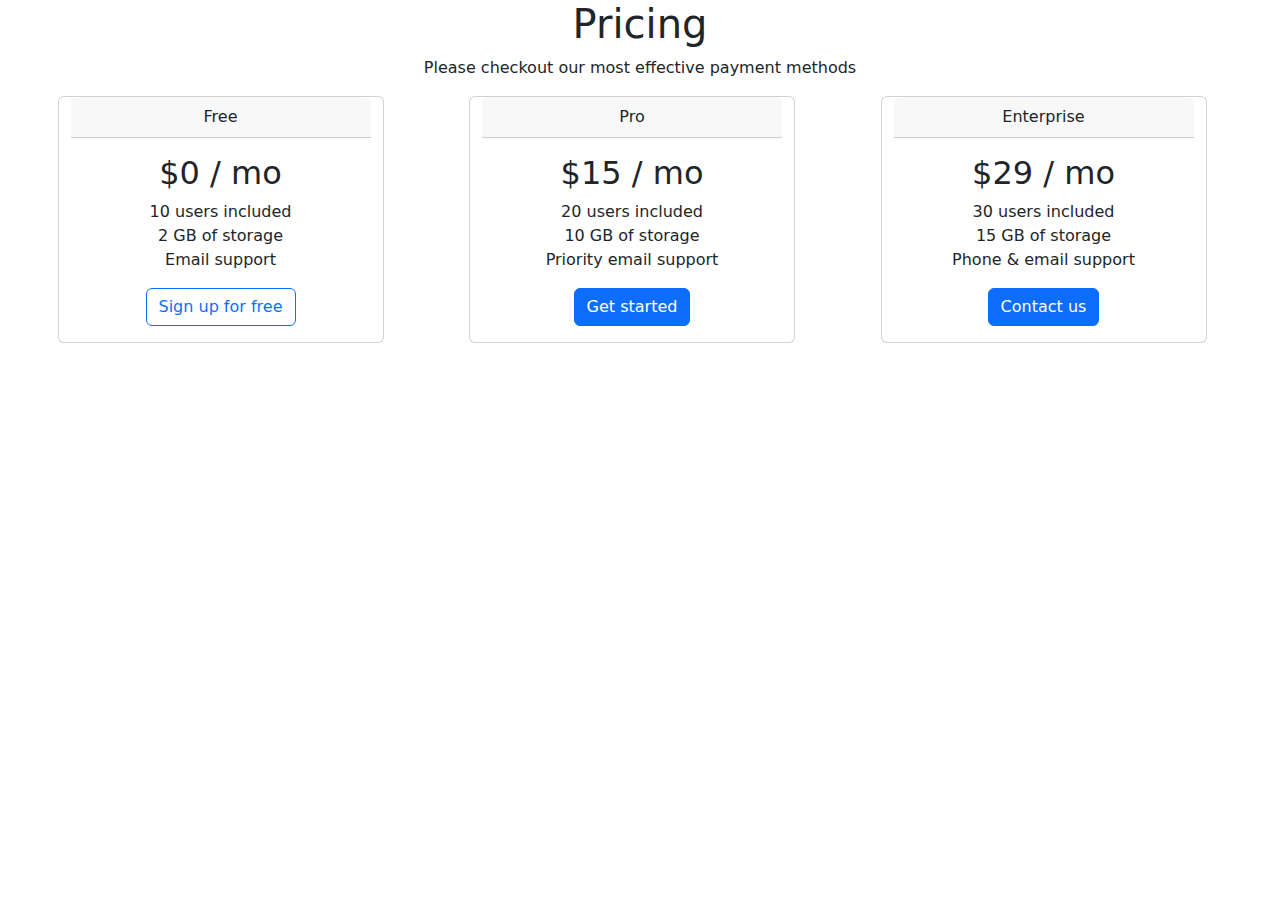
<file: assign.html>
<!DOCTYPE html>
<html lang="en">
<head>
    <meta charset="UTF-8">
    <meta name="viewport" content="width=device-width, initial-scale=1.0">
    <title>Bootstrap Assignment</title>
    <link href="https://cdn.jsdelivr.net/npm/bootstrap@5.3.2/dist/css/bootstrap.min.css" rel="stylesheet">
</head>
<body>
    <div class="container text-center col-md-6">
        <h1>Pricing</h1>
        <p>Please checkout our most effective payment methods</p>
    </div>
    <div class="row text-center justify-content-evenly">
    <div class="card col-sm-5 col-md-3 mb-3 me-3">
        <div class="card-header">
            Free
          </div>
          <div class="card-body">
            <h2 class="card-title">$0 / mo</h2>
            <p>10 users included<br>
               2 GB of storage<br>
               Email support</p>
               <a href="#" class="btn btn-outline-primary">Sign up for free</a>
        </div>
    </div>
    <div class="card col-sm-5 col-md-3 mb-3 me-3">
        <div class="card-header">
            Pro
          </div>
          <div class="card-body">
            <h2 class="card-title">$15 / mo</h2>
            <p>20 users included<br>
               10 GB of storage<br>
                Priority email support</p>
               <a href="#" class="btn btn-primary">Get started</a>
        </div>
    </div>
    <div class="card col-sm-10 col-md-3 mb-3 me-3">
        <div class="card-header">
            Enterprise
          </div>
          <div class="card-body">
            <h2 class="card-title">$29 / mo</h2>
            <p>30 users included<br>
               15 GB of storage<br>
               Phone & email support</p>
               <a href="#" class="btn btn-primary">Contact us</a>
        </div>
    </div>
</div>

    <script src="	https://cdn.jsdelivr.net/npm/bootstrap@5.3.2/dist/js/bootstrap.bundle.min.js"></script>
</body>
</html>
</file>
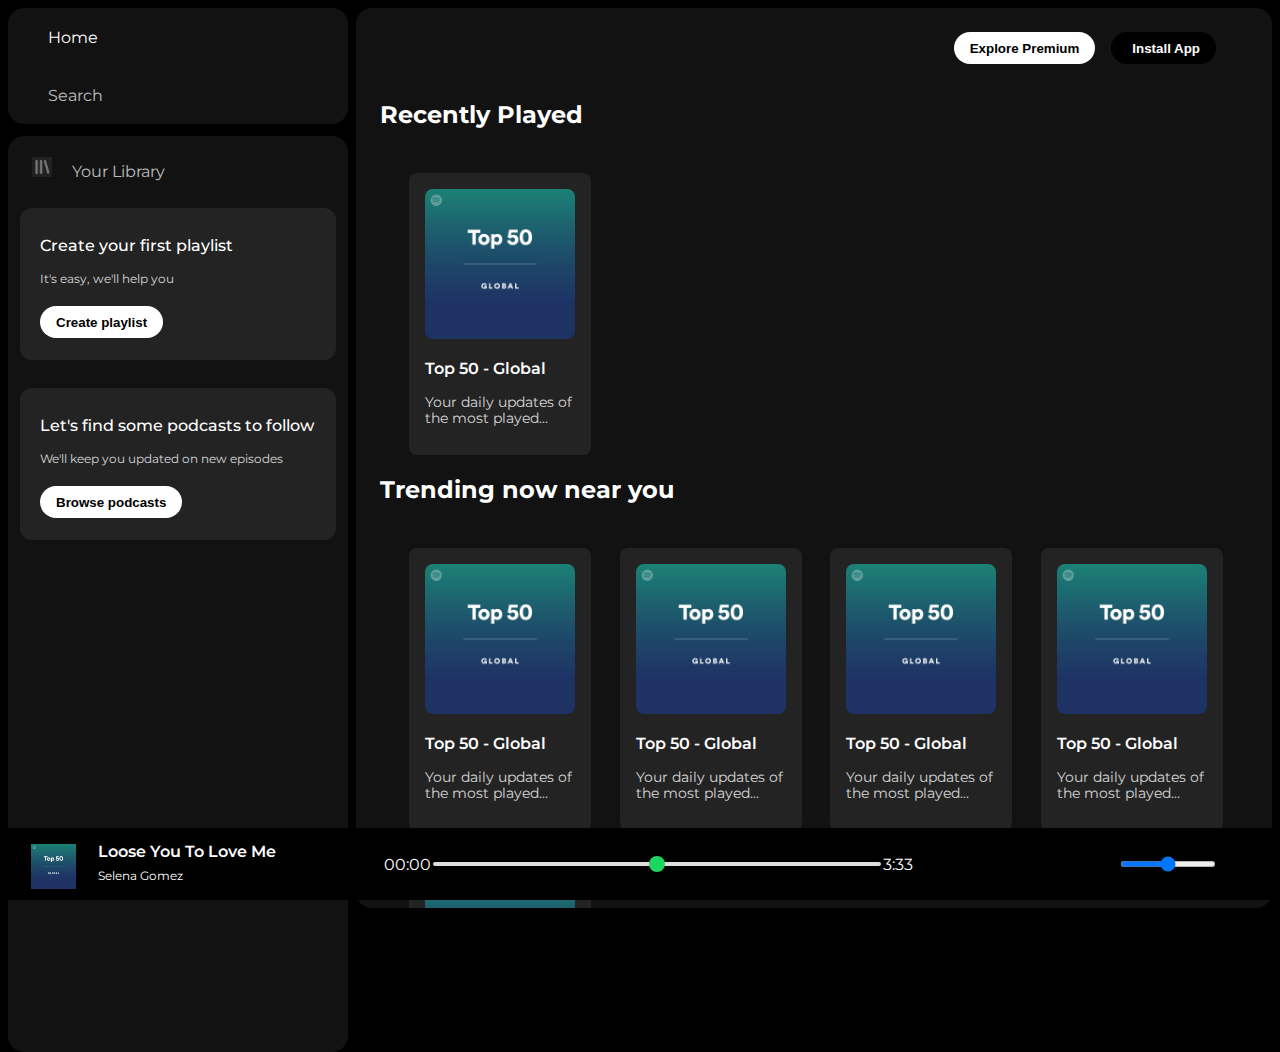
<file: project.html>
<!DOCTYPE html>
<html lang="en">
<head>
    <meta charset="UTF-8">
    <meta name="viewport" content="width=device-width, initial-scale=1.0">
    <title>Spotify - Web Player: Music for everyone</title>
    <link rel="stylesheet" href="https://cdnjs.cloudflare.com/ajax/libs/font-awesome/6.5.1/css/all.min.css" integrity="sha512-DTOQO9RWCH3ppGqcWaEA1BIZOC6xxalwEsw9c2QQeAIftl+Vegovlnee1c9QX4TctnWMn13TZye+giMm8e2LwA==" crossorigin="anonymous" referrerpolicy="no-referrer" />
    <link rel="stylesheet" href="project.css">
    <link rel="icon" href="./assets/logo.png">
    <link rel="preconnect" href="https://fonts.googleapis.com">
    <link rel="preconnect" href="https://fonts.gstatic.com" crossorigin>
    <link href="https://fonts.googleapis.com/css2?family=Montserrat:wght@300;400;500;600;700&family=Poppins&display=swap" rel="stylesheet">
</head>
<body>
    <div class="main">
        <div class="sidebar">
            <div class="nav">
                <div class="nav-option" style="opacity: 1;">
                    <i class="fa-solid fa-house"></i>
                    <a href="#">Home</a>
                </div>
                <div class="nav-option">
                    <i class="fa-solid fa-magnifying-glass"></i>
                    <a href="#">Search</a>
                </div>
            </div>
            <div class="library">
                <div class="options">
                    <div class="lib-options nav-option">
                        <img src="./assets/library.png">
                        <a href="#">Your Library</a>
                    </div>
                    <div class="icons">
                        <i class="fa-solid fa-plus"></i>
                        <i class="fa-solid fa-arrow-right"></i>
                    </div>
                </div>
                <div class="lib-box">
                 <div class="box">
                    <p class="box-p1">Create your first playlist</p>
                    <p class="box-p2">It's easy, we'll help you</p>
                    <button class="badge">Create playlist</button>
                 </div>
                 <div class="box">
                    <p class="box-p1">Let's find some podcasts to follow</p>
                    <p class="box-p2">We'll keep you updated on new episodes</p>
                    <button class="badge">Browse podcasts</button>
                 </div>
                </div>
            </div>
        </div>
        <div class="main-content">
            <div class="sticky-nav">
                <div class="sticky-nav-icons">
                <i class="fa-solid fa-chevron-left"></i>
                <i class="fa-solid fa-chevron-right hide"></i>
            </div>
            <div class="sticky-nav-options">
                <button class="badge nav-item hide">Explore Premium</button>
                <button class="badge nav-item dark-badge"><i class="fa-regular fa-circle-down" style="margin-right: 5px"></i>Install App</button>
                <i class="fa-regular fa-user nav-item"></i>
            </div>
            </div>
            
                <h2>Recently Played</h2>
                <div class="cards-container">
                    <div class="card">
                        <img src="./assets/card1.jpg" class="card-img">
                        <p class="card-title">Top 50 - Global</p>
                        <p class="card-info">Your daily updates of the most played...</p>
                    </div>
                </div>
           
                <h2>Trending now near you</h2>
                <div class="cards-container">
                    <div class="card">
                        <img src="./assets/card1.jpg" class="card-img">
                        <p class="card-title">Top 50 - Global</p>
                        <p class="card-info">Your daily updates of the most played...</p>
                    </div>
                    <div class="card">
                        <img src="./assets/card1.jpg" class="card-img">
                        <p class="card-title">Top 50 - Global</p>
                        <p class="card-info">Your daily updates of the most played...</p>
                    </div>
                    <div class="card">
                        <img src="./assets/card1.jpg" class="card-img">
                        <p class="card-title">Top 50 - Global</p>
                        <p class="card-info">Your daily updates of the most played...</p>
                    </div>
                    <div class="card">
                        <img src="./assets/card1.jpg" class="card-img">
                        <p class="card-title">Top 50 - Global</p>
                        <p class="card-info">Your daily updates of the most played...</p>
                    </div>
                    <div class="card">
                        <img src="./assets/card1.jpg" class="card-img">
                        <p class="card-title">Top 50 - Global</p>
                        <p class="card-info">Your daily updates of the most played...</p>
                    </div>
                </div>

                <h2>Featured Charts</h2>
                <div class="cards-container">
                    <div class="card">
                        <img src="./assets/card1.jpg" class="card-img">
                        <p class="card-title">Top 50 - Global</p>
                        <p class="card-info">Your daily updates of the most played...</p>
                    </div>
                    <div class="card">
                        <img src="./assets/card1.jpg" class="card-img">
                        <p class="card-title">Top 50 - Global</p>
                        <p class="card-info">Your daily updates of the most played...</p>
                    </div>
                    <div class="card">
                        <img src="./assets/card1.jpg" class="card-img">
                        <p class="card-title">Top 50 - Global</p>
                        <p class="card-info">Your daily updates of the most played...</p>
                    </div>
                </div>
                <div class="footer">
                    <div class="line"></div>
                </div>
        </div>
        <div class="music-player">
            <div class="album">
                <div class="album-photo">
                 <img src="./assets/card1.jpg">
                <a style="position:absolute;top:0.5rem; font-weight: 600;">Loose You To Love Me<a>
                <a style="position:absolute;bottom:0.5rem;font-size: 0.75rem;">Selena Gomez</a>
                </div>
                <div class="album-icon">
                    <i class="fa-regular fa-heart"></i>
                </div>
            </div>
            <div class="player">
                <div class="player-control">
                    <i class="fa-solid fa-shuffle player-control-icon"></i>
                    <i class="fa-solid fa-backward-step player-control-icon"></i>
                    <i class="fa-regular fa-circle-play player-control-icon" style="opacity: 1; font-size: 2rem;"></i>
                    <i class="fa-solid fa-forward-step player-control-icon"></i>
                    <i class="fa-solid fa-repeat player-control-icon"></i>
                </div>
                <div class="playback-bar">
                 <span class="curr-time">00:00</span>
                 <input type="range" min="0" max="100" class="progress-bar">
                 <span class="tot-time">3:33</span>
                </div>
            </div>
            <div class="controls">
                <div class="control-icons">
                    <i class="fa-regular fa-circle-play"></i>
                    <i class="fa-solid fa-microphone"></i>
                    <i class="fa-solid fa-book"></i>
                    <i class="fa-solid fa-link"></i>
                    <i class="fa-solid fa-volume-low"></i>
                    <input type="range" min="0" max="100" class="volume-bar">
                </div>
            </div>
        </div>
    </div>
</body>
</html>
</file>
<file: project.css>
body{
    font-family: 'Montserrat', sans-serif;
    margin: 0;
    background-color: black;
    color: #fff;
    overflow: hidden;
}

.main{
    display: flex;
    height: 100vh;
    padding: 0.5rem;
}

.sidebar{
    background-color: #000;
    width: 340px;
    border-radius: 1rem; /*16px*/
    margin-right: 0.5rem;
}

.main-content{
   background-color: #121212;
   flex: 1;
   border-radius: 1rem;
   overflow: auto;
   padding: 0 1.5rem 0 1.5rem;
}

.music-player{
    background-color: black;
    position: fixed;
    bottom: 0;
    width: 100%;
    height: 72px;
    display: flex;
    justify-content: space-between;
    align-items: center;
}

a{
    text-decoration: none;
    color: #fff;
}

.nav{
    background-color: #121212;
    border-radius: 1rem;
    display: flex;
    flex-direction: column;
    justify-content: center;
    height: 100px;
    padding: 0.5rem 0.75rem;
}

.nav-option{
    line-height: 2.5rem;
    opacity: 0.7;
    padding: 0.5rem 0.75rem;
}

.nav-option:hover{
    opacity: 1;
}


.nav-option i{
    font-size: 1.25rem;
}

.nav-option a{
    font-size: 1rem;
    margin-left: 1rem;
}

.library{
    background-color: #121212;
    border-radius: 1rem;
    height: 100%;
    margin-top: 0.75rem;
    padding: 0.5rem 0.75rem;
}

.options{
    display: flex;
    justify-content: space-between;
    align-items: center;
}

.lib-options img{
    height: 1.25rem;
    width: 1.25rem;
}

.icons{
    font-size: 1.25rem;
    display: flex;
}

.icons i{
    opacity: 0.7;
    margin-right: 1rem;
}

.icons i:hover{
    opacity: 1;
}

.box{
    height: 8rem;
    background-color: #232323;
    border-radius: 0.75rem;
    margin: 0.5rem 0 1.75rem 0;
    padding: 0.75rem 1.25rem;
}

.box-p1{
    font-size: 1rem;
    font-weight: 500;
}

.box-p2{
    font-size: 0.75rem;
    opacity: 0.8;
}

.badge{
    background-color: white;
    border: none;
    border-radius: 100px;
    padding: 0.25rem 1rem;
    font-weight: 700;
    margin-top: 0.5rem;
    height: 2rem;
    width: fit-content;
}

.dark-badge{
    background-color: #000;
    color: #fff;
}

.sticky-nav{
    position: sticky;
    top: 0;
    background-color: #121212;
    display: flex;
    justify-content: space-between;
    align-items: center;
    padding: 1rem 0 1rem 0;
    z-index: 10;
}

.sticky-nav-icons{
    margin-left: 0.75rem;
}

.sticky-nav-options{
    display: flex;
    justify-content: center;
    align-items: center;
}

.nav-item{
    margin-right: 1rem;
}

@media(max-width: 1000px){
    .hide{
        display: none;
    }
}

.card{
    background-color: #232323;
    width: 150px;
    border-radius: 0.5rem;
    padding: 1rem;
    margin-top: 1.5rem;
    margin-left: 1.8rem;
}

.cards-container{
    display: flex;
    flex-wrap: wrap;

}

.card-img{
    width: 100%;
    border-radius: 0.5rem;
}

.card-title{
    font-weight: 600;
}

.card-info{
    font-size: 0.85rem;
    opacity: 0.8;
}

.footer{
    height: 300px;
    display: flex;
    align-items: center;
    justify-content: center;
}

.line{
    width: 90%;
    height: 50%;
    border-top: 1px solid white;
    opacity: 0.4;
}

.album{
    width: 25%;
}

.player{
    width: 50%;
}

.controls{
    width: 25%;
}

.player-control{
    display: flex;
    justify-content: center;
    align-items: center;
}

.player-control-icon{
    margin-right: 1.75rem;
    opacity: 0.7;
}

.player-control-icon:hover{
    opacity: 1;
}

.playback-bar{
    display: flex;
    justify-content: center;
    align-items: center;
}

.progress-bar{
    width: 70%;
    appearance: none;
    background-color: transparent;
    cursor: pointer;
}

.progress-bar::-webkit-slider-runnable-track{
    background-color: #ddd;
    border-radius: 100px;
    height: 0.2rem;
    
}

.progress-bar::-webkit-slider-thumb{
    appearance: none;
    height: 1rem;
    width: 1rem;
    background-color: #1bd760;
    border-radius: 50%;
    margin-top: -6px;
}

.album{
    display: flex;
    justify-content: space-between;
    align-items: center;
}

.album-photo img{
    width: 45px;
    border-radius: 4px;
    margin-left: 11px;
    margin-right: 10px;
    margin-top: 5px;
    line-height: 2.5rem;
    padding: 0.5rem 0.75rem;
    float:left;
}

.album-photo a{
    margin: 0;
    line-height: 2rem;
    
}

.control-icons{
    display: flex;
    justify-content: center;
    align-items: center;
}

.control-icons i{
    margin-right: 1rem;
    opacity: 0.7;
}

.control-icons i:hover{
    opacity: 1;
    cursor: pointer;
}

.control-icons .volume-bar{
    cursor: pointer;
    height: 0.4rem;
    width: 6rem;
}
</file>
